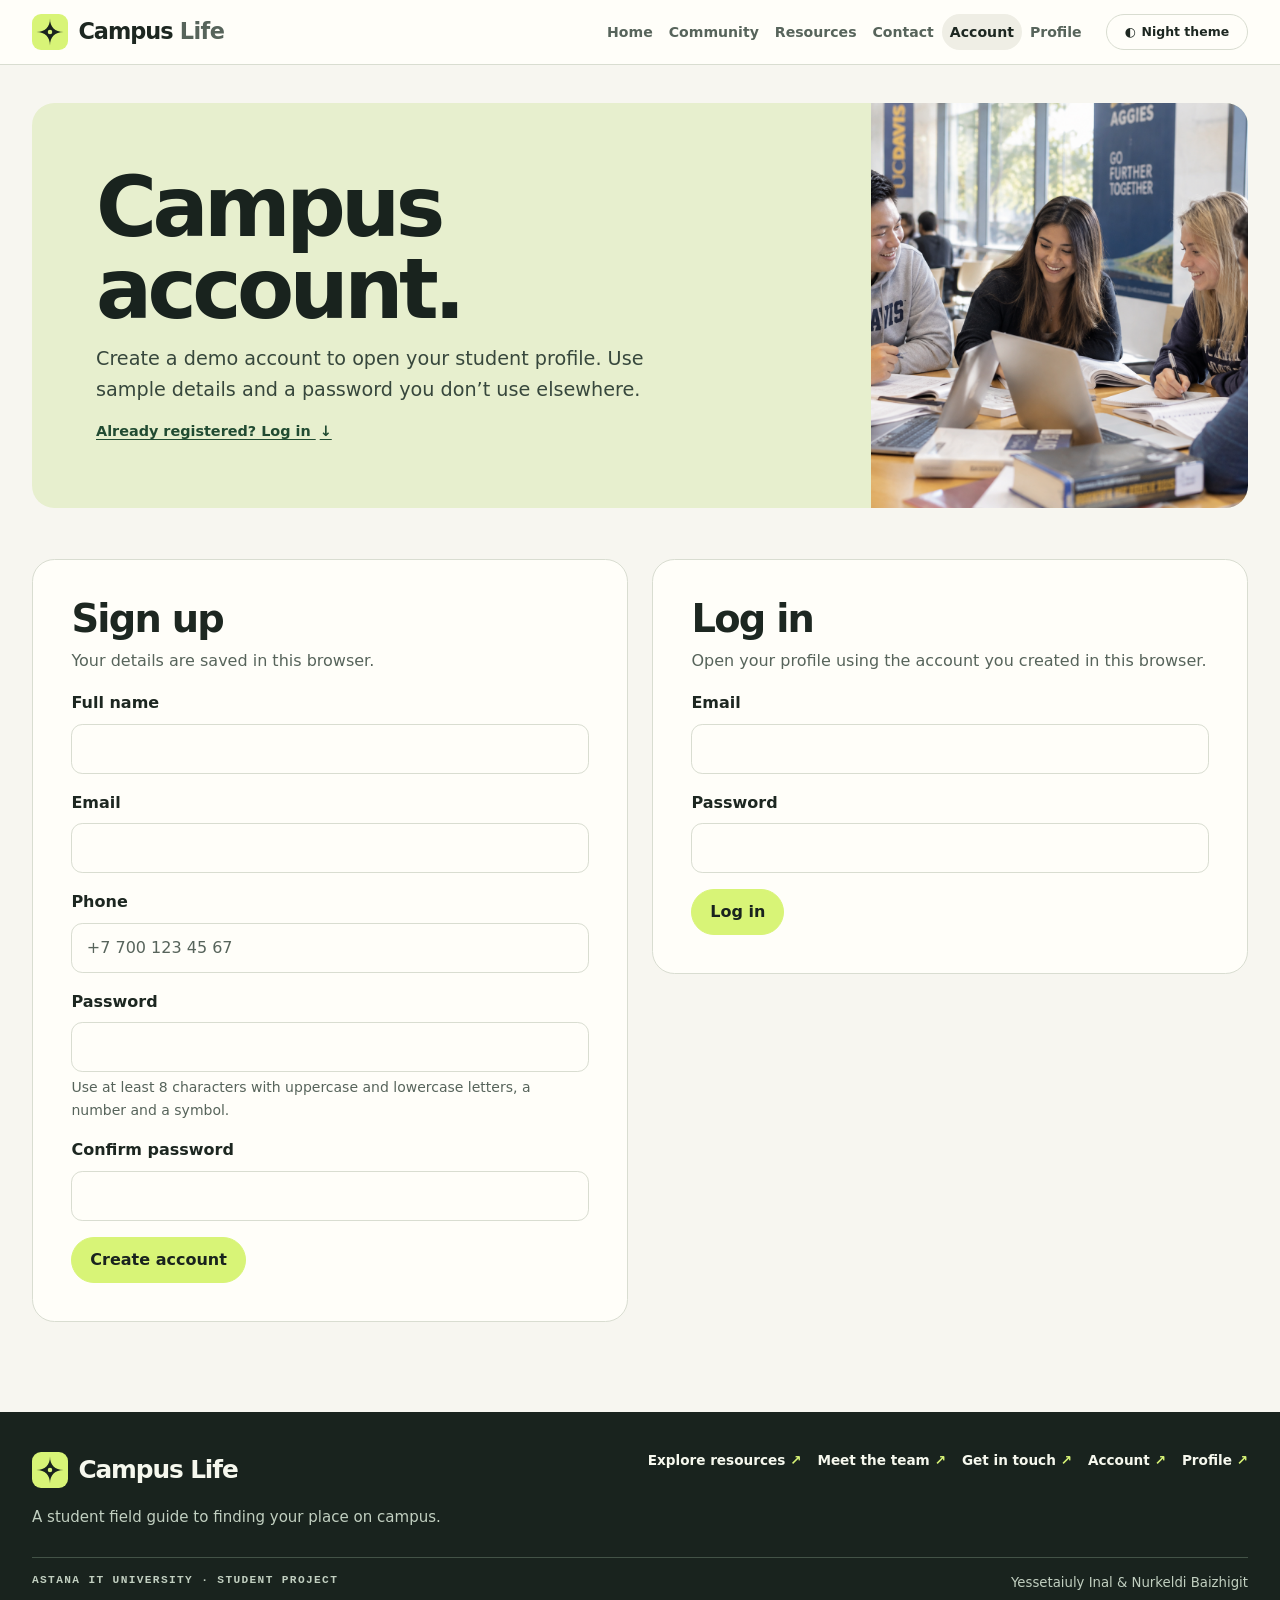
<file: account.html>
<!doctype html>
<html lang="en">

<head>
    <meta charset="UTF-8">
    <meta name="viewport" content="width=device-width, initial-scale=1">
    <meta name="description" content="Create a demo Campus Life account or log in to your student profile.">
    <title>Campus Life | Account</title>
    <link rel="icon" href="images/campus-mark.svg" type="image/svg+xml">

    <link rel="stylesheet" href="vendor/bootstrap/bootstrap.min.css">
    <link rel="stylesheet" href="css/style.css">
    <script src="vendor/jquery/jquery-4.0.0.min.js" defer></script>
    <script src="js/script.js" defer></script>
</head>

<body class="page-account d-flex flex-column min-vh-100">
    <a class="skip-link" href="#main-content">Skip to main content</a>
    <div id="reading-progress" role="progressbar" aria-label="Page scroll progress"
        aria-valuemin="0" aria-valuemax="100" aria-valuenow="0" hidden>
        <div class="reading-progress-fill"></div>
    </div>

    <header>
        <nav aria-label="Main navigation" class="navbar navbar-expand-lg site-navbar">
            <div class="container">
                <a class="navbar-brand" href="index.html">
                    <img src="images/campus-mark.svg" width="36" height="36" alt="">
                    <span>Campus<span class="brand-space"> Life</span></span>
                </a>

                <button class="navbar-toggler" type="button" data-bs-toggle="collapse"
                    data-bs-target="#mainNavbar" aria-controls="mainNavbar" aria-expanded="false"
                    aria-label="Toggle navigation">
                    <span class="navbar-toggler-icon"></span>
                </button>

                <div class="collapse navbar-collapse" id="mainNavbar">
                    <ul class="navbar-nav ms-auto mb-2 mb-lg-0">
                        <li class="nav-item"><a class="nav-link" href="index.html">Home</a></li>
                        <li class="nav-item"><a class="nav-link" href="about.html">Community</a></li>
                        <li class="nav-item"><a class="nav-link" href="resources.html">Resources</a></li>
                        <li class="nav-item"><a class="nav-link" href="contact.html">Contact</a></li>
                        <li class="nav-item"><a class="nav-link active" aria-current="page" href="account.html">Account</a></li>
                        <li class="nav-item"><a class="nav-link" href="profile.html">Profile</a></li>
                    </ul>
                    <button type="button" class="btn theme-switch ms-lg-3 mt-2 mt-lg-0"
                        data-theme-toggle aria-pressed="false" aria-label="Switch to night theme" hidden>Night theme</button>
                </div>
            </div>
        </nav>
    </header>

    <main id="main-content" tabindex="-1" class="container flex-grow-1">
        <section class="page-heading" aria-labelledby="page-title">
            <div class="masthead-copy">
                <h1 class="page-title" id="page-title">Campus account.</h1>
                <p class="masthead-description">Create a demo account to open your student profile. Use sample details and a password you don’t use elsewhere.</p>
                <a class="masthead-link" href="#log-in" data-login-link hidden>Already registered? Log in <span aria-hidden="true">↓</span></a>
                <a class="masthead-link" href="profile.html" data-active-profile hidden>Open your profile <span aria-hidden="true">↗</span></a>
            </div>
            <div class="account-masthead-photo">
                <img class="masthead-image" src="images/studypng.png" alt="Students working in a campus study space" decoding="async">
            </div>
        </section>

        <noscript><p class="alert alert-warning">Enable JavaScript to use the account demo.</p></noscript>
        <p id="account-unavailable" class="alert alert-warning" role="status" hidden></p>
        <div id="account-forms" class="row g-4" hidden>
            <section class="col-12 col-md-6" aria-labelledby="signup-title">
                <div class="section-panel h-100">
                    <h2 id="signup-title">Sign up</h2>
                    <p class="text-body-secondary">Your details are saved in this browser.</p>
                    <form id="signup-form" class="d-grid gap-3" method="post" novalidate>
                        <div>
                            <label class="form-label" for="signup-name">Full name</label>
                            <input class="form-control" id="signup-name" name="name" autocomplete="name"
                                aria-describedby="signup-name-error">
                            <p id="signup-name-error" class="field-error" hidden></p>
                        </div>
                        <div>
                            <label class="form-label" for="signup-email">Email</label>
                            <input class="form-control" id="signup-email" name="email" inputmode="email"
                                autocomplete="email" aria-describedby="signup-email-error">
                            <p id="signup-email-error" class="field-error" hidden></p>
                        </div>
                        <div>
                            <label class="form-label" for="signup-phone">Phone</label>
                            <input class="form-control" type="tel" id="signup-phone" name="phone"
                                autocomplete="tel" placeholder="+7 700 123 45 67" aria-describedby="signup-phone-error">
                            <p id="signup-phone-error" class="field-error" hidden></p>
                        </div>
                        <div>
                            <label class="form-label" for="signup-password">Password</label>
                            <input class="form-control" type="password" id="signup-password" name="password"
                                autocomplete="new-password" aria-describedby="signup-password-help signup-password-error">
                            <p id="signup-password-help" class="small text-body-secondary mt-1 mb-0">
                                Use at least 8 characters with uppercase and lowercase letters, a number and a symbol.
                            </p>
                            <p id="signup-password-error" class="field-error" hidden></p>
                        </div>
                        <div>
                            <label class="form-label" for="signup-confirm">Confirm password</label>
                            <input class="form-control" type="password" id="signup-confirm" name="confirm"
                                autocomplete="new-password" aria-describedby="signup-confirm-error">
                            <p id="signup-confirm-error" class="field-error" hidden></p>
                        </div>
                        <button class="btn btn-primary" type="submit">Create account</button>
                        <p class="form-status mb-0" role="status"></p>
                    </form>
                </div>
            </section>

            <section class="col-12 col-md-6" id="log-in" aria-labelledby="login-title">
                <div class="section-panel">
                    <h2 id="login-title">Log in</h2>
                    <p class="text-body-secondary">Open your profile using the account you created in this browser.</p>
                    <p id="login-notice" class="alert alert-success" role="status" hidden></p>
                    <form id="login-form" class="d-grid gap-3" method="post" novalidate>
                        <div>
                            <label class="form-label" for="login-email">Email</label>
                            <input class="form-control" id="login-email" name="email" inputmode="email"
                                autocomplete="username" aria-describedby="login-email-error">
                            <p id="login-email-error" class="field-error" hidden></p>
                        </div>
                        <div>
                            <label class="form-label" for="login-password">Password</label>
                            <input class="form-control" type="password" id="login-password" name="password"
                                autocomplete="current-password" aria-describedby="login-password-error">
                            <p id="login-password-error" class="field-error" hidden></p>
                        </div>
                        <button class="btn btn-primary" type="submit">Log in</button>
                        <p class="form-status mb-0" role="status"></p>
                    </form>
                </div>
            </section>
        </div>
    </main>

    <footer class="site-footer mt-auto">
        <div class="container">
            <div class="footer-main">
                <div>
                    <a class="footer-brand" href="index.html"><img src="images/campus-mark.svg" width="36" height="36" alt="">Campus Life</a>
                    <p class="footer-description">A student field guide to finding your place on campus.</p>
                </div>
                <nav class="footer-links" aria-label="Footer navigation">
                    <a href="resources.html">Explore resources <span aria-hidden="true">↗</span></a>
                    <a href="about.html">Meet the team <span aria-hidden="true">↗</span></a>
                    <a href="contact.html">Get in touch <span aria-hidden="true">↗</span></a>
                    <a href="account.html">Account <span aria-hidden="true">↗</span></a>
                    <a href="profile.html">Profile <span aria-hidden="true">↗</span></a>
                </nav>
            </div>
            <div class="footer-meta">
                <span>ASTANA IT UNIVERSITY · STUDENT PROJECT</span>
                <span>Yessetaiuly Inal &amp; Nurkeldi Baizhigit</span>
            </div>
        </div>
    </footer>

    <script src="vendor/bootstrap/bootstrap.bundle.min.js" defer></script>
    <script src="js/site.js" defer></script>
    <script src="js/assignment5.js" defer></script>
    <script src="js/account.js" defer></script>
</body>

</html>
</file>
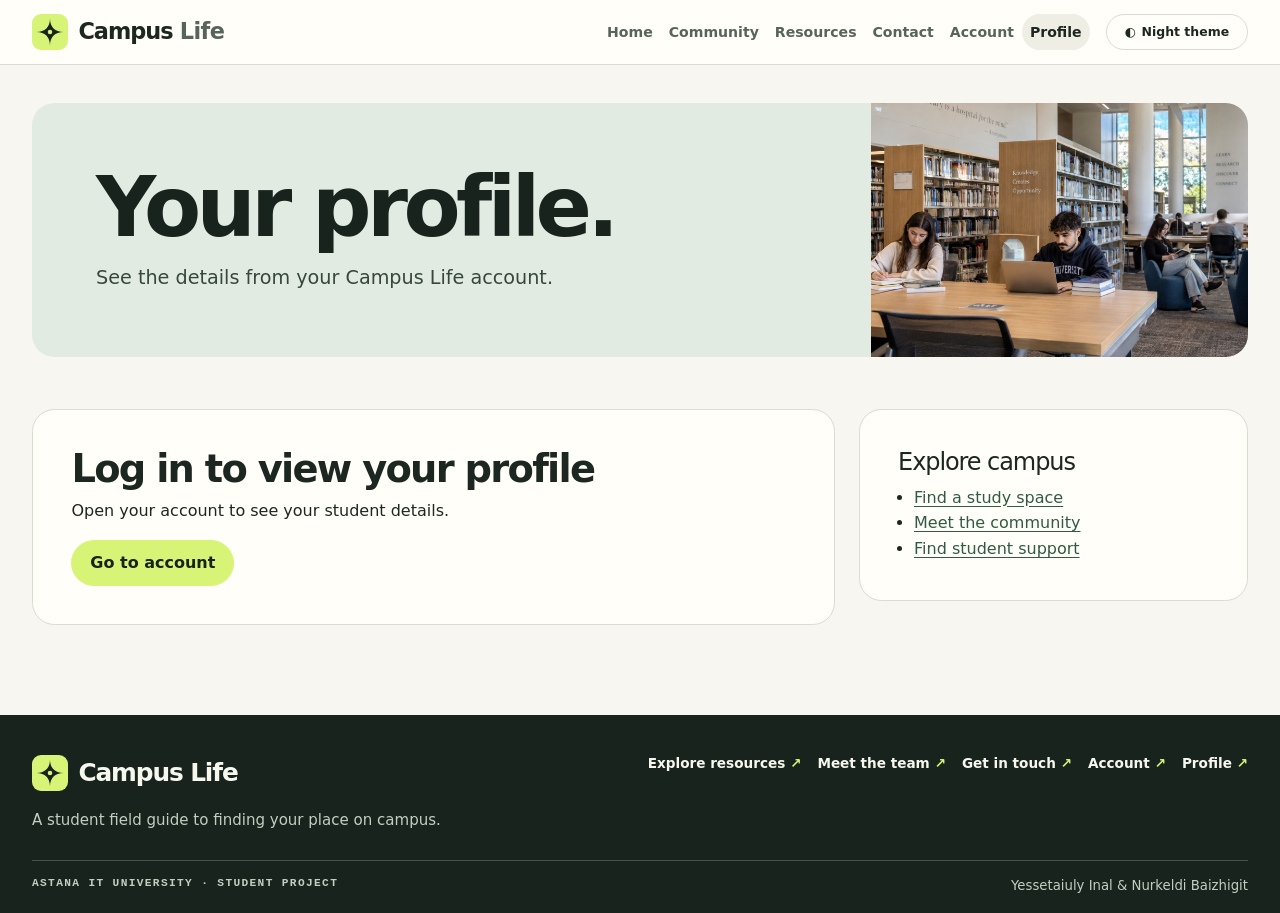
<file: profile.html>
<!doctype html>
<html lang="en">

<head>
    <meta charset="UTF-8">
    <meta name="viewport" content="width=device-width, initial-scale=1">
    <meta name="description" content="View your Campus Life student profile and find campus resources.">
    <title>Campus Life | Profile</title>
    <link rel="icon" href="images/campus-mark.svg" type="image/svg+xml">

    <link rel="stylesheet" href="vendor/bootstrap/bootstrap.min.css">
    <link rel="stylesheet" href="css/style.css">
    <script src="vendor/jquery/jquery-4.0.0.min.js" defer></script>
    <script src="js/script.js" defer></script>
</head>

<body class="page-profile d-flex flex-column min-vh-100">
    <a class="skip-link" href="#main-content">Skip to main content</a>
    <div id="reading-progress" role="progressbar" aria-label="Page scroll progress"
        aria-valuemin="0" aria-valuemax="100" aria-valuenow="0" hidden>
        <div class="reading-progress-fill"></div>
    </div>

    <header>
        <nav aria-label="Main navigation" class="navbar navbar-expand-lg site-navbar">
            <div class="container">
                <a class="navbar-brand" href="index.html">
                    <img src="images/campus-mark.svg" width="36" height="36" alt="">
                    <span>Campus<span class="brand-space"> Life</span></span>
                </a>

                <button class="navbar-toggler" type="button" data-bs-toggle="collapse"
                    data-bs-target="#mainNavbar" aria-controls="mainNavbar" aria-expanded="false"
                    aria-label="Toggle navigation">
                    <span class="navbar-toggler-icon"></span>
                </button>

                <div class="collapse navbar-collapse" id="mainNavbar">
                    <ul class="navbar-nav ms-auto mb-2 mb-lg-0">
                        <li class="nav-item"><a class="nav-link" href="index.html">Home</a></li>
                        <li class="nav-item"><a class="nav-link" href="about.html">Community</a></li>
                        <li class="nav-item"><a class="nav-link" href="resources.html">Resources</a></li>
                        <li class="nav-item"><a class="nav-link" href="contact.html">Contact</a></li>
                        <li class="nav-item"><a class="nav-link" href="account.html">Account</a></li>
                        <li class="nav-item"><a class="nav-link active" aria-current="page" href="profile.html">Profile</a></li>
                    </ul>
                    <button type="button" class="btn theme-switch ms-lg-3 mt-2 mt-lg-0"
                        data-theme-toggle aria-pressed="false" aria-label="Switch to night theme" hidden>Night theme</button>
                </div>
            </div>
        </nav>
    </header>

    <main id="main-content" tabindex="-1" class="container flex-grow-1">
        <section class="page-heading masthead-profile" aria-labelledby="page-title">
            <div class="masthead-copy">
                <h1 class="page-title" id="page-title">Your profile.</h1>
                <p class="masthead-description">See the details from your Campus Life account.</p>
            </div>
            <div class="account-masthead-photo">
                <img class="masthead-image" src="images/library.png" alt="Shelves inside the university library" decoding="async">
            </div>
        </section>

        <div class="row g-4">
            <div class="col-12 col-lg-8">
                <section id="profile-guest" class="section-panel" aria-labelledby="guest-title">
                    <h2 id="guest-title">Log in to view your profile</h2>
                    <p>Open your account to see your student details.</p>
                    <p id="profile-guest-status" class="form-status" role="status"></p>
                    <a class="btn btn-primary" href="account.html#log-in">Go to account</a>
                </section>
                <section id="profile-details" class="section-panel" aria-labelledby="profile-title" hidden>
                    <h2 id="profile-title">Account details</h2>
                    <dl class="detail-list">
                        <div>
                            <dt>Name</dt>
                            <dd data-profile-field="name"></dd>
                        </div>
                        <div>
                            <dt>Email</dt>
                            <dd data-profile-field="email"></dd>
                        </div>
                        <div>
                            <dt>Phone</dt>
                            <dd data-profile-field="phone"></dd>
                        </div>
                    </dl>
                    <button class="btn btn-outline-primary" type="button" id="logout-button">Log out</button>
                    <p id="logout-status" class="form-status mt-3 mb-0" role="status"></p>
                </section>
            </div>
            <aside class="col-12 col-lg-4" aria-labelledby="profile-links-title">
                <div class="section-panel">
                    <h2 class="h4" id="profile-links-title">Explore campus</h2>
                    <ul class="mb-0 ps-3">
                        <li><a href="resources.html#study-spaces">Find a study space</a></li>
                        <li><a href="about.html">Meet the community</a></li>
                        <li><a href="contact.html">Find student support</a></li>
                    </ul>
                </div>
            </aside>
        </div>
    </main>

    <footer class="site-footer mt-auto">
        <div class="container">
            <div class="footer-main">
                <div>
                    <a class="footer-brand" href="index.html"><img src="images/campus-mark.svg" width="36" height="36" alt="">Campus Life</a>
                    <p class="footer-description">A student field guide to finding your place on campus.</p>
                </div>
                <nav class="footer-links" aria-label="Footer navigation">
                    <a href="resources.html">Explore resources <span aria-hidden="true">↗</span></a>
                    <a href="about.html">Meet the team <span aria-hidden="true">↗</span></a>
                    <a href="contact.html">Get in touch <span aria-hidden="true">↗</span></a>
                    <a href="account.html">Account <span aria-hidden="true">↗</span></a>
                    <a href="profile.html">Profile <span aria-hidden="true">↗</span></a>
                </nav>
            </div>
            <div class="footer-meta">
                <span>ASTANA IT UNIVERSITY · STUDENT PROJECT</span>
                <span>Yessetaiuly Inal &amp; Nurkeldi Baizhigit</span>
            </div>
        </div>
    </footer>

    <script src="vendor/bootstrap/bootstrap.bundle.min.js" defer></script>
    <script src="js/site.js" defer></script>
    <script src="js/assignment5.js" defer></script>
    <script src="js/account.js" defer></script>
</body>

</html>
</file>
<file: css/style.css>
/* Campus Life / Student Field Guide */
:root {
    color-scheme: light;
    --page-background: #f7f6f0;
    --surface: #fffef9;
    --surface-soft: #efeee5;
    --text: #1d2721;
    --muted: #57645b;
    --border: #d9ddd1;
    --link: #305b40;
    --focus: #327044;
    --lime: #d8f477;
    --hero: #19231e;
    --hero-text: #f6f8ee;
    --radius: 1.4rem;
    --font-label: ui-monospace, "SFMono-Regular", Consolas, monospace;
    --bs-body-color: var(--text);
    --bs-body-bg: var(--surface);
    --bs-secondary-color: var(--muted);
    --bs-border-color: var(--border);
}

html[data-bs-theme="dark"] {
    color-scheme: dark;
    --page-background: #171d19;
    --surface: #202a23;
    --surface-soft: #29362c;
    --text: #f0f4e7;
    --muted: #bcc9ba;
    --border: #3f5042;
    --link: #cbe99b;
    --focus: #d8f477;
    --bs-body-color: var(--text);
    --bs-body-bg: var(--surface);
    --bs-secondary-color: var(--muted);
    --bs-border-color: var(--border);
}

body {
    font-family: system-ui, -apple-system, BlinkMacSystemFont, "Segoe UI", sans-serif;
    line-height: 1.6;
    color: var(--text);
    background-color: var(--day-background, var(--page-background));
    transition: background-color 220ms ease;
}

html[data-bs-theme="dark"] body { background-color: var(--page-background); }
img { max-width: 100%; height: auto; }
[hidden] { display: none !important; }
[id] { scroll-margin-top: 1.5rem; }
a { color: var(--link); text-underline-offset: .2em; }
a:hover { color: var(--text); }
:focus-visible { outline: 3px solid var(--focus); outline-offset: 4px; }
h1, h2, h3 { color: inherit; font-weight: 740; letter-spacing: -.045em; line-height: 1.1; }
h2 { font-size: clamp(1.65rem, 3vw, 2.55rem); }
h3 { font-size: clamp(1.2rem, 2vw, 1.55rem); }
.container { --bs-gutter-x: clamp(1.5rem, 5vw, 4rem); max-width: 1336px; }
main.container { padding-block: clamp(1.25rem, 3vw, 2.6rem) clamp(3rem, 7vw, 6rem); }

.eyebrow, .tool-label, .footer-meta > span:first-child {
    font: 650 .7rem/1.5 var(--font-label);
    letter-spacing: .12em;
    text-transform: uppercase;
}
.eyebrow, .tool-label { margin: 0 0 .7rem; color: var(--muted); }
.skip-link {
    position: fixed;
    top: .75rem;
    left: 1rem;
    z-index: 1100;
    padding: .65rem 1rem;
    transform: translateY(-180%);
    background: var(--surface);
    border-radius: .6rem;
}
.skip-link:focus { transform: none; }

.site-navbar { padding-block: .85rem; border-bottom: 1px solid var(--border); background: var(--surface); }
.navbar-brand, .footer-brand { display: inline-flex; align-items: center; gap: .65rem; font-weight: 780; letter-spacing: -.045em; }
.navbar-brand { color: var(--text); font-size: 1.4rem; padding: 0; }
.navbar-brand:hover { color: var(--text); }
.brand-space { color: var(--muted); letter-spacing: -.025em; }
.site-navbar .nav-link {
    color: var(--muted);
    border-radius: 100px;
    padding: .45rem .85rem;
    font-weight: 640;
    font-size: .88rem;
}
.site-navbar .nav-link:is(:hover, :focus-visible, .active) { color: var(--text); background: var(--surface-soft); }
.navbar-toggler { border: 1px solid var(--border); padding: .35rem .5rem; border-radius: .65rem; }
.navbar-toggler:focus-visible { outline: 3px solid var(--focus); box-shadow: none; }

.btn {
    --bs-btn-border-radius: 100px;
    --bs-btn-padding-x: 1.12rem;
    --bs-btn-padding-y: .62rem;
    --bs-btn-font-weight: 660;
}
.btn-primary, .btn-secondary, .btn-lime {
    --bs-btn-bg: var(--lime);
    --bs-btn-border-color: var(--lime);
    --bs-btn-color: #19231e;
    --bs-btn-hover-bg: #c5e366;
    --bs-btn-hover-border-color: #c5e366;
    --bs-btn-hover-color: #19231e;
    --bs-btn-active-bg: #bddb63;
    --bs-btn-active-border-color: #bddb63;
    --bs-btn-active-color: #19231e;
    --bs-btn-disabled-bg: #cadbaa;
    --bs-btn-disabled-border-color: #cadbaa;
    --bs-btn-disabled-color: #1d2721;
}
.btn-outline-primary, .btn-outline-secondary, .theme-switch {
    --bs-btn-color: var(--text);
    --bs-btn-border-color: var(--border);
    --bs-btn-hover-bg: var(--surface-soft);
    --bs-btn-hover-border-color: var(--border);
    --bs-btn-hover-color: var(--text);
    --bs-btn-active-bg: var(--surface-soft);
    --bs-btn-active-border-color: var(--border);
    --bs-btn-active-color: var(--text);
    --bs-btn-disabled-color: var(--muted);
    --bs-btn-disabled-border-color: var(--border);
}
.theme-switch { --bs-btn-font-size: .78rem; --bs-btn-padding-y: .5rem; white-space: nowrap; }
.theme-switch::before { content: "◐"; display: inline-block; margin-right: .38rem; }
.btn:focus-visible { outline: 3px solid var(--focus); box-shadow: none; }

.home-hero {
    display: grid;
    grid-template-columns: minmax(0, 1fr) minmax(0, 1.05fr);
    min-height: 32rem;
    border-radius: var(--radius);
    background: var(--hero);
    color: var(--hero-text);
    overflow: hidden;
}
.hero-content { display: flex; flex-direction: column; justify-content: center; align-items: flex-start; padding: clamp(2rem, 5.2vw, 5rem); }
.hero-kicker { color: #d9e6d2; display: flex; align-items: center; gap: .6rem; }
.hero-kicker span { display: inline-block; width: .55rem; height: .55rem; background: var(--lime); border-radius: 50%; }
.hero-content h1 {
    font-size: clamp(3.55rem, 7.6vw, 7.25rem);
    line-height: .91;
    letter-spacing: -.055em;
    margin: .55rem 0 1.3rem;
}
.hero-content h1 span { color: var(--lime); }
.hero-description { color: #d5dfd4; max-width: 22rem; margin: 0 0 1.65rem; font-size: clamp(1rem, 1.55vw, 1.22rem); }
.hero-actions { display: flex; flex-wrap: wrap; align-items: center; gap: .8rem 1.15rem; }
.hero-actions .btn { white-space: nowrap; }
.hero-actions .btn span, .hero-link span, .masthead-link span { margin-inline-start: .25rem; }
.hero-link { color: var(--hero-text); font-size: .9rem; font-weight: 650; text-decoration: none; }
.hero-link:hover { color: var(--lime); text-decoration: underline; }
.hero-photo { position: relative; min-height: 100%; margin: 0; }
.hero-photo img { position: absolute; width: 100%; height: 100%; object-fit: cover; object-position: 51% center; }

.stats-band {
    display: grid;
    grid-template-columns: minmax(0, .8fr) minmax(0, 3fr);
    align-items: center;
    gap: 1rem;
    border-bottom: 1px solid var(--border);
    padding: 1.1rem 0 1.2rem;
    margin-bottom: clamp(2.6rem, 6vw, 5.5rem);
}
.stats-title { margin: 0; font: 700 .75rem/1.5 var(--font-label); letter-spacing: .12em; text-transform: uppercase; }
.campus-stats { display: grid; grid-template-columns: repeat(3, minmax(0, 1fr)); }
.campus-stats > div { display: flex; flex-wrap: wrap; flex-direction: row-reverse; justify-content: flex-end; align-items: center; gap: .25rem .7rem; border-inline-start: 1px solid var(--border); padding-inline: 1rem; }
.campus-stats dt { color: var(--muted); font-size: .83rem; font-weight: 600; }
.campus-stats dd { font-size: clamp(1.45rem, 3vw, 2.4rem); letter-spacing: -.08em; line-height: 1; font-weight: 760; margin: 0; font-variant-numeric: tabular-nums; }

.section-heading { display: flex; flex-wrap: wrap; align-items: end; justify-content: space-between; gap: .5rem 1.8rem; margin-bottom: 1.35rem; }
.section-heading h2 { margin: 0; font-size: clamp(1.95rem, 4vw, 3.3rem); }
.section-heading > p { margin: 0; color: var(--muted); max-width: 24rem; }
.feature-section { margin-bottom: clamp(2.6rem, 6vw, 5.5rem); }
.media-card-container { display: grid; gap: 1.1rem; }
.media-card, .resource-card { background: var(--surface); border: 1px solid var(--border); border-radius: var(--radius); overflow: hidden; }
.media-card img { display: block; width: 100%; aspect-ratio: 16 / 10; object-fit: cover; }
.feature-link { display: block; height: 100%; color: inherit; text-decoration: none; }
.feature-link:focus-visible { outline-offset: -4px; }
.feature-copy { position: relative; padding: 1.2rem 3rem 1.3rem 1.2rem; }
.feature-copy h3 { margin-bottom: .45rem; }
.feature-copy p:last-of-type { margin: 0; color: var(--muted); }
.feature-arrow {
    position: absolute;
    right: .9rem;
    top: 1.2rem;
    width: 1.85rem;
    height: 1.85rem;
    border: 1px solid var(--border);
    border-radius: 50%;
    display: grid;
    place-items: center;
    transition: background-color 180ms ease, color 180ms ease;
}
.feature-link:is(:hover, :focus-visible) .feature-arrow { background: var(--lime); color: #19231e; }

.campus-widgets { display: grid; grid-template-columns: minmax(0, 1fr) minmax(0, 1.35fr); gap: 1rem; }
.section-panel, .resource-sidebar, .subscription-dialog { background: var(--surface); border: 1px solid var(--border); border-radius: var(--radius); }
.section-panel { padding: clamp(1.1rem, 3vw, 2.4rem); }
.section-panel img { object-fit: cover; }
.welcome-panel { background: var(--surface-soft); }
.greeting-input { flex: 1 1 13rem; }
.live-clock { display: block; font-size: clamp(1.1rem, 2vw, 1.55rem); font-weight: 680; font-variant-numeric: tabular-nums; }
.tool-panel .small { color: var(--muted); }

.page-heading {
    --masthead-bg: #e7efce;
    display: grid;
    grid-template-columns: minmax(0, 1fr) minmax(0, .45fr);
    position: relative;
    isolation: isolate;
    overflow: hidden;
    background: var(--masthead-bg);
    color: #19231e;
    border-radius: var(--radius);
    margin-bottom: clamp(1.8rem, 4vw, 3.5rem);
}
.masthead-about { --masthead-bg: #e8e1f1; }
.masthead-contact { --masthead-bg: #f1e4d7; grid-template-columns: minmax(0, 1fr) minmax(0, .76fr); }
.masthead-profile { --masthead-bg: #e2ebe2; }
.account-masthead-photo { position: relative; min-height: 13rem; }
.account-masthead-photo .masthead-image { position: absolute; inset: 0; min-height: 0; max-height: none; }
.masthead-copy { padding: clamp(1.8rem, 5vw, 4rem); }
.masthead-copy .eyebrow { color: #455544; }
.page-title { margin: 0 0 .85rem; font-size: clamp(2.6rem, 6.5vw, 6rem); line-height: .98; letter-spacing: -.055em; }
.masthead-description { margin: 0; color: #37473c; max-width: 35rem; font-size: clamp(1rem, 1.55vw, 1.2rem); }
.masthead-link { display: inline-block; margin-top: .9rem; color: #214b32; font-size: .9rem; font-weight: 710; }
.masthead-link:hover { color: #19231e; }
.masthead-orbit {
    align-self: center;
    justify-self: center;
    display: grid;
    place-items: center;
    width: min(70%, 12rem);
    aspect-ratio: 1;
    border: 1px solid rgb(25 35 30 / 20%);
    border-radius: 50%;
    box-shadow: 0 0 0 1rem rgb(25 35 30 / 5%), 0 0 0 2rem rgb(25 35 30 / 4%);
    color: #2e4936;
}
.masthead-orbit span { font-size: clamp(3.5rem, 8vw, 8rem); line-height: 1; }
.masthead-image { width: 100%; height: 100%; min-height: 13rem; object-fit: cover; }

.resource-aside { position: sticky; top: 1rem; }
.resource-sidebar h2 { margin-bottom: .85rem; }
.resource-sidebar .list-group-item { background: transparent; color: var(--text); border-color: var(--border); }
.resource-sidebar a { display: block; font-size: .9rem; font-weight: 650; }
.catalog-controls { border-radius: var(--radius); border: 1px solid var(--border); background: var(--surface); padding: .95rem 1.1rem .1rem; margin-bottom: .85rem; }
#resource-search { max-width: 37rem; }
#resource-suggestions { margin-top: .25rem; }
#resource-suggestions .list-group-item { overflow-wrap: anywhere; }
@media (min-width: 768px) {
    .resource-search-row {
        --search-field-width: min(66%, 37rem);
        position: relative;
    }
    #resource-search { width: var(--search-field-width); }
    #resource-suggestions {
        position: absolute;
        inset-block-start: 0;
        inset-inline-start: calc(var(--search-field-width) + .75rem);
        inset-inline-end: 0;
        z-index: 2;
        margin-top: 0;
        box-shadow: 0 .45rem 1rem #19231e14;
    }
}
#resource-filters [aria-pressed="true"] { background: var(--lime); color: #19231e; border-color: var(--lime); }
#resource-count { color: var(--muted); }
.resource-card .card-img-top { height: 11rem; object-fit: cover; }
.resource-card .card-body { padding: 1.15rem; }
.resource-card .card-text { color: var(--muted); font-size: .9rem; }
.resource-card .btn { align-self: flex-start; text-align: left; font-size: .85rem; }
.resource-card mark { background: var(--lime); color: #19231e; padding: 0 .1em; border-radius: .14em; }
.team-member { border: 1px solid var(--border); border-radius: 1rem; background: var(--surface-soft); }
.team-member img { width: 7rem; aspect-ratio: 1; object-fit: cover; border-radius: .9rem; }
#mission-title { margin-bottom: .75rem; }
.campus-carousel { border-radius: 1rem; background: var(--surface-soft); }
.campus-carousel .carousel-item img { width: 100%; height: clamp(16rem, 42vw, 34rem); object-fit: cover; }
.campus-carousel .carousel-caption {
    inset: auto auto 2.4rem 1rem;
    padding: .5rem .9rem;
    border-radius: 100px;
    background: #19231e;
    color: var(--hero-text);
}
.carousel-control-next-icon, .carousel-control-prev-icon { background-color: #19231e; border-radius: 50%; padding: 1rem; background-size: 65%; }

.form-label { font-weight: 650; }
.form-control, .form-select { padding: .75rem .9rem; border-radius: .7rem; color: var(--text); background-color: var(--surface); }
.form-control:focus, .form-select:focus { border-color: var(--focus); box-shadow: 0 0 0 .18rem color-mix(in srgb, var(--focus) 22%, transparent); }
.form-status:empty { display: none; }
.field-error { color: #a01627; font-size: .9rem; margin: .35rem 0 0; }
html[data-bs-theme="dark"] .field-error { color: #ffb5bd; }
#account-forms .btn { justify-self: start; }
.detail-list > div { border-bottom: 1px solid var(--border); padding-block: .75rem; }
.detail-list dt { color: var(--muted); font-size: .85rem; }
.detail-list dd { margin: .15rem 0 0; overflow-wrap: anywhere; }
.contact-review-message { white-space: pre-wrap; }
.wizard-progress { width: 100%; height: .7rem; accent-color: var(--link); }
#wizard-step-label:focus { outline-offset: .3rem; }
.table { --bs-table-striped-bg: var(--surface-soft); --bs-table-hover-bg: var(--surface-soft); }
.table th, .table td { padding: .9rem; }
.table-dark { --bs-table-bg: #26352a; --bs-table-border-color: #435347; }
caption { color: var(--muted); }
.faq-item { border-bottom: 1px solid var(--border); }
.faq-item:last-child { border: 0; }
.faq-toggle { display: flex; align-items: center; justify-content: space-between; gap: 1rem; width: 100%; border: 0; background: transparent; padding: 1.05rem 0; color: var(--text); text-align: left; font: inherit; }
.faq-toggle:hover { color: var(--link); }
.faq-symbol { font-size: 1.4rem; transition: transform 240ms ease; }
.faq-toggle[aria-expanded="true"] .faq-symbol { transform: rotate(45deg); }
.faq-answer { overflow: hidden; color: var(--muted); }
.faq-answer p { margin: 0; padding: 0 0 1rem; }
.subscription-dialog { width: min(32rem, calc(100% - 2rem)); max-height: calc(100dvh - 2rem); overflow-y: auto; padding: clamp(1.25rem, 4vw, 2rem); color: var(--text); box-shadow: 0 24px 70px #0004; }
.subscription-dialog::backdrop { background: #19231eaa; }
.dialog-close { flex: 0 0 auto; width: 2rem; height: 2rem; padding: 0; border: 1px solid var(--border); border-radius: 50%; background: var(--surface); color: var(--text); font-size: 1.4rem; line-height: 1; }

#reading-progress { position: fixed; z-index: 1040; top: 0; inset-inline: 0; height: 4px; pointer-events: none; }
.reading-progress-fill { width: 0; height: 100%; background: linear-gradient(90deg, #78af62, #d8f477, #f9a571); }
.copy-control { display: inline-block; position: relative; margin: .15rem; }
.copy-email { --bs-btn-font-size: .76rem; --bs-btn-padding-x: .65rem; --bs-btn-padding-y: .3rem; min-width: 3rem; }
.copy-feedback {
    position: absolute;
    z-index: 2;
    inset-inline-start: 0;
    bottom: calc(100% + .3rem);
    width: max-content;
    max-width: 10rem;
    border-radius: .5rem;
    padding: .4rem .6rem;
    background: var(--hero);
    color: var(--hero-text);
    font-size: .8rem;
    pointer-events: none;
}
.campus-toast { position: fixed; z-index: 1030; right: 1rem; bottom: 1rem; max-width: calc(100vw - 2rem); padding: .9rem 1.1rem; border-radius: .8rem; background: var(--hero); color: var(--hero-text); border: 1px solid #758d70; box-shadow: 0 6px 24px #0003; }
.campus-carousel img[data-lazy-src] { background: var(--surface-soft); }
@media (scripting: none) {
    .campus-carousel img[data-lazy-src] { display: none !important; }
}

.site-footer { background: var(--hero); color: var(--hero-text); padding-block: 2.4rem 1.1rem; }
.footer-main, .footer-meta { display: flex; align-items: start; justify-content: space-between; flex-wrap: wrap; gap: 1rem 2rem; }
.footer-brand { font-size: 1.55rem; color: var(--hero-text); text-decoration: none; }
.footer-description { color: #c1cfc0; margin: .6rem 0 0; font-size: .94rem; }
.footer-links { display: flex; flex-wrap: wrap; gap: .55rem 1rem; }
.footer-links a { color: var(--hero-text); font-size: .85rem; font-weight: 650; text-decoration: none; }
.footer-links a span, .footer-links a:hover, .footer-brand:hover { color: var(--lime); }
.footer-meta { border-top: 1px solid #435347; margin-top: 1.75rem; padding-top: .85rem; color: #c1cfc0; font-size: .83rem; }

@media (min-width: 576px) { .media-card-container { grid-template-columns: repeat(2, minmax(0, 1fr)); } }
@media (min-width: 992px) { .media-card-container { grid-template-columns: repeat(3, minmax(0, 1fr)); } }
@media (max-width: 991.98px) {
    .navbar-collapse { padding-top: .7rem; }
    .site-navbar .nav-link { border-radius: .6rem; }
    .home-hero { min-height: 27rem; }
    .resource-aside { position: static; }
    .resource-card .card-img-top { height: 12rem; }
}
@media (max-width: 767.98px) {
    .home-hero, .campus-widgets { grid-template-columns: minmax(0, 1fr); }
    .hero-content { padding: clamp(1.5rem, 5vw, 2.5rem); }
    .hero-content h1 { font-size: clamp(3.25rem, 12vw, 5.7rem); }
    .hero-photo { min-height: 0; aspect-ratio: 1.55; }
    .stats-band { grid-template-columns: minmax(0, 1fr); gap: .5rem; }
    .campus-stats > div { flex-direction: column-reverse; align-items: start; padding-inline: .65rem; gap: .3rem; }
    .campus-stats > div:first-child { padding-inline-start: 0; border: 0; }
    .page-heading { grid-template-columns: minmax(0, 1fr); }
    .masthead-copy { padding: 1.65rem 1.4rem; }
    .masthead-orbit { display: none; }
    .masthead-image { max-height: 12rem; min-height: 0; }
    .account-masthead-photo { min-height: 10rem; }
    .table th, .table td { padding: .65rem; }
}
@media (prefers-reduced-motion: reduce) {
    body, .feature-arrow, .faq-symbol { transition: none; }
}
</file>
